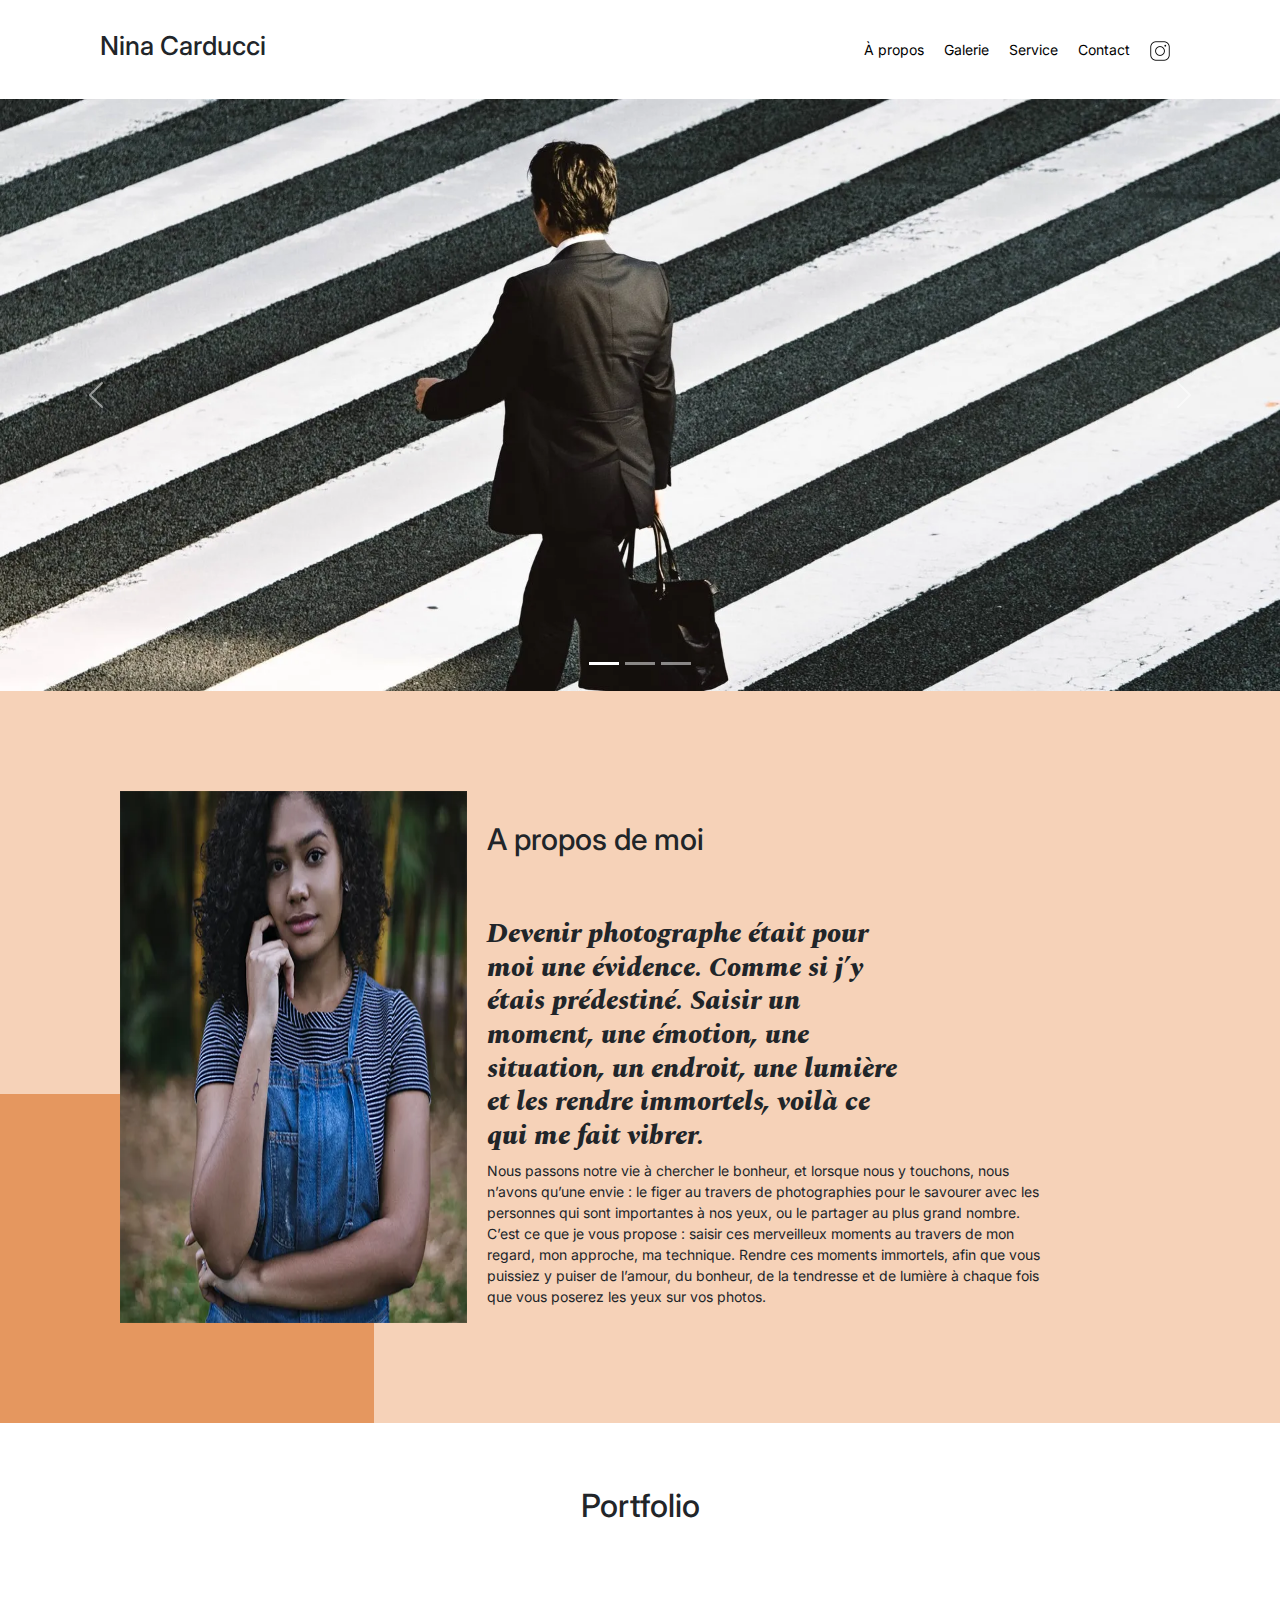
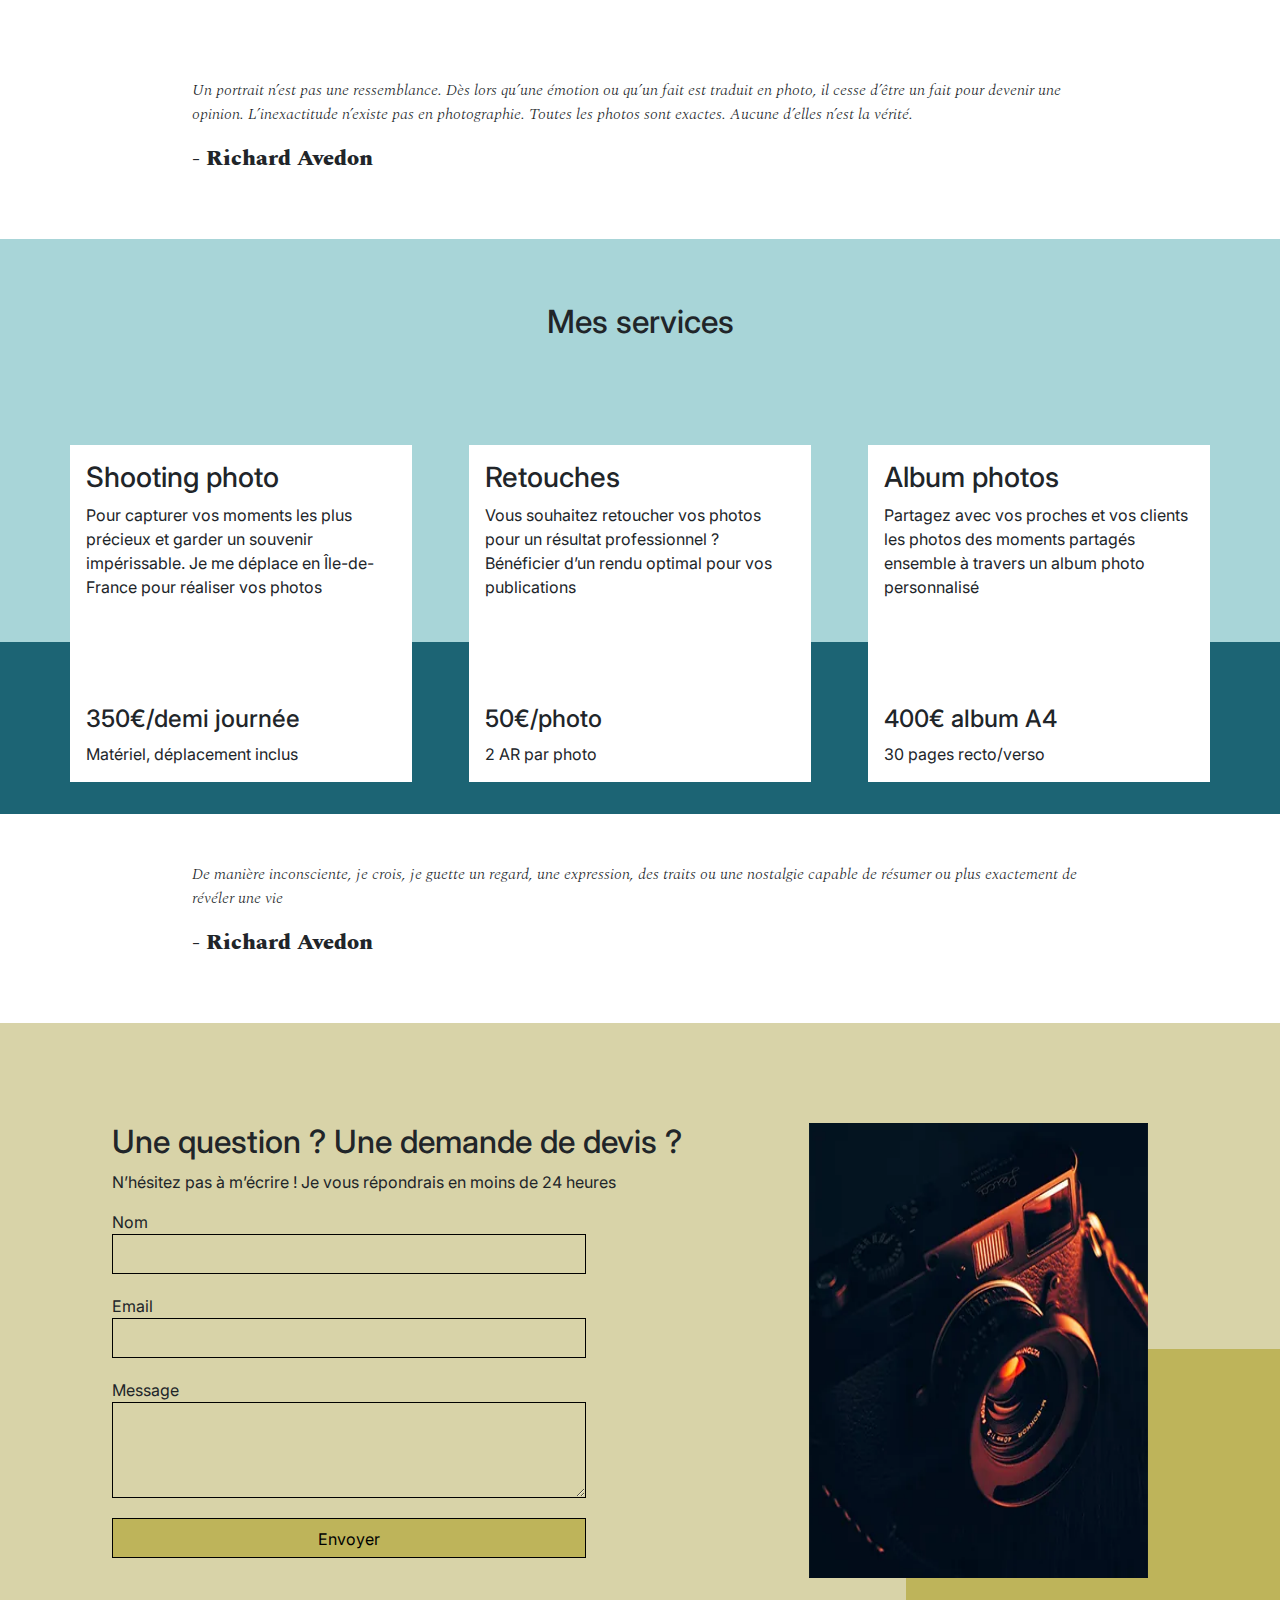
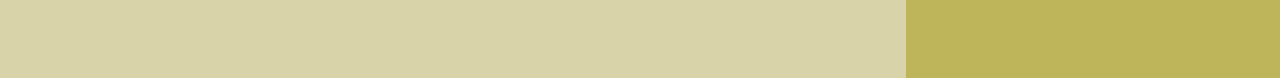
<file: index.html>
<!DOCTYPE html>
<html lang="fr">
<head>
	<title>Nina Carducci photographe</title>
	<link rel="stylesheet" href="./assets/bootstrap/bootstrap.min.css">
	<link rel="stylesheet" href="./assets/style.css">
	<link rel="preconnect" href="https://fonts.googleapis.com">
	<link rel="preconnect" href="https://fonts.gstatic.com" crossorigin>
	<link href="https://fonts.googleapis.com/css2?family=Inter&family=Spectral:ital,wght@0,400;1,300;1,400;1,800&display=swap" rel="stylesheet">
	<!-- Balises meta générales -->
	<meta charset="UTF-8">
	<meta name="viewport" content="width=device-width, initial-scale=1.0">
	<meta name="description" content="Découvrez l'univers captivant de la photographie par Nina Carducci, une photographe professionnelle basée à Bordeaux."/>	
	<meta name="author" content="Nina Carducci">
	<meta name="keywords" content="Nina Carducci, Photographe, photographie, professionnelle, Bordeaux, photographe mariage, photographe portrait, photographe concert">
	<!-- Balises meta Open graph facebook, Linkedin et Pinterest -->
	<meta property="og:title" content="Nina Carducci" />
	<meta property="og:url" content="https://ninacarducci.github.io" />
	<meta property="og:image" content="./assets/images/nina.webp" />
	<meta property="og:description" content="Découvrez l'univers captivant de la photographie par Nina Carducci, une photographe professionnelle basée à Bordeaux."/>
	<meta property="og:site_name" content="Nina Carducci" />
	<meta property="og:type" content="website" />
	<!-- Balises meta Twitter cards -->
	<meta name="twitter:card" content="summary_large_image" />
	<meta name="twitter:site" content="@ninacarducci">
	<meta name="twitter:title" content="Nina Carducci" />
	<meta name="twitter:description" content="Découvrez l'univers captivant de la photographie par Nina Carducci, une photographe professionnelle basée à Bordeaux."/>
	<meta name="twitter:image:src" content="./assets/images/nina.webp" />
	<!-- Scripts -->
	<script defer src="./assets/bootstrap/bootstrap.bundle.min.js"></script>
	<script src="https://code.jquery.com/jquery-3.4.1.min.js" integrity="sha256-CSXorXvZcTkaix6Yvo6HppcZGetbYMGWSFlBw8HfCJo=" crossorigin="anonymous"></script>
	<script defer src="./assets/maugallery.min.js"></script>
	<script src="./assets/scripts.js"></script>


	<script type='application/ld+json'>
		{
		  "@context": "http://www.schema.org",
		  "@type": "ProfessionalService",
		  "name": "Nina Carducci, photographe professionnelle à Bordeaux",
		  "url": "https://jksonknew.github.io/P9/",
		  "image": "https://jksonknew.github.io/P9/assets/images/nina.webp",
		  "description": "Découvrez l'univers captivant de la photographie par Nina Carducci, une photographe professionnelle basée à Bordeaux.",
		  "address": {
			 "@type": "PostalAddress",
			 "streetAddress": "68 avenue Alsace-Lorraine",
			 "addressLocality": "Bordeaux",
			 "postalCode": "33200",
			 "addressCountry": "France"
		  },  
		  "geo": {
			 "@type": "GeoCoordinates",
			 "latitude": "44.8466732",
			 "longitude": "-0.6065805"
		  },
		  "openingHoursSpecification": {
			"@type": "OpeningHoursSpecification",
			"dayOfWeek": [
				"lundi",
				"mardi",
				"mercredi",
				"jeudi",
				"vendredi"
			],
			"opens": "10:00",
			"closes": "19:00"
		   },
		    "priceRange" : "50€ - 400€",
			"telephone": "0556677889"
		}
	</script>

	
	
</head>
<body>
<div class="top-header">
	<h1 class="name">Nina Carducci</h1>
	<div class="nav">   
		<ul>
			<li><a href="#about">À propos</a></li>
			<li><a href="#gallery">Galerie</a></li>
			<li><a href="#services">Service</a></li>
			<li><a href="#contact">Contact</a></li>
			<li><a class="social-link" href="https://www.instagram.com/ninacarducci.photo/?hl=fr" target="_blank"><img src="assets/images/instagram.png" alt="instagram logo"></a></li>
		</ul>
	</div>
</div>
<div id="header">

	<div id="carouselExampleIndicators" class="carousel slide" data-bs-ride="carousel">
		<div class="carousel-indicators">
			<button type="button" data-bs-target="#carouselExampleIndicators" data-bs-slide-to="0" class="active" aria-current="true" aria-label="Slide 1"></button>
			<button type="button" data-bs-target="#carouselExampleIndicators" data-bs-slide-to="1" aria-label="Slide 2"></button>
			<button type="button" data-bs-target="#carouselExampleIndicators" data-bs-slide-to="2" aria-label="Slide 3"></button>
		</div>
		<div class="carousel-inner">
			<div class="carousel-item active">
				<img 
					srcset="./assets/images/slider/ryoji-iwata.webp 1920w" 
					sizes="100vw"
					src="./assets/images/slider/ryoji-iwata.webp" 
					width="1920"
					height="888"
					class="d-block w-100 h-auto"
					alt="Photographie d'un homme sur un passage piéton" />
			</div>
			<div class="carousel-item">
				<img 
					srcset="./assets/images/slider/nicholas-green.webp 1920w"
					sizes="100vw"
					src="./assets/images/slider/nicholas-green.webp" 
					width="1920"
					height="888"
					class="d-block w-100 h-auto" 
					alt="Photographie d'une foule de concert" />
			</div>
			<div class="carousel-item">
				<img 
					srcset="./assets/images/slider/edward-cisneros.webp 1920w"
					sizes="100vw"
					src="./assets/images/slider/edward-cisneros.webp" 
					width="1920"
					height="888"
					class="d-block w-100 h-auto" 
					alt="Photographie d'une danse de mariage" />
			</div>
		</div>
		<button class="carousel-control-prev" type="button" data-bs-target="#carouselExampleIndicators" data-bs-slide="prev">
			<span class="carousel-control-prev-icon" aria-hidden="true"></span>
			<span class="visually-hidden">Previous</span>
		</button>
		<button class="carousel-control-next" type="button" data-bs-target="#carouselExampleIndicators" data-bs-slide="next">
			<span class="carousel-control-next-icon" aria-hidden="true"></span>
			<span class="visually-hidden">Next</span>
		</button>
	</div>
</div>
<div id="about">
	<div class="picture left">
		<img src="./assets/images/nina.webp" alt="Portrait ninacarducci" width="100%" height="100%">
	</div>
	<div id="about-me">
		<h2 class="about-me__title">A propos de moi</h2>
		<h3 class="about-me__introduction">Devenir photographe était pour moi une évidence. Comme si j’y étais prédestiné. Saisir un moment, une émotion, une situation, un endroit, une lumière et les rendre immortels, voilà ce qui me fait vibrer.</h3>
		<p>Nous passons notre vie à chercher le bonheur, et lorsque nous y touchons, nous n’avons qu’une envie : le figer au travers de photographies pour le savourer avec les personnes qui sont importantes à nos yeux, ou le partager au plus grand nombre.
			C’est ce que je vous propose : saisir ces merveilleux moments au travers de mon regard, mon approche, ma technique. Rendre ces moments immortels, afin que vous puissiez y puiser de l’amour, du bonheur, de la tendresse et de lumière à chaque fois que vous poserez les yeux sur vos photos.</p>
	</div>
</div>
<div id="gallery">
	<h2 class="title">Portfolio</h2>
	<div class="container py-3">
		<div class="gallery" style="display: none">
			<img data-gallery-tag="Concert" class="gallery-item" src="./assets/images/gallery/concerts/aaron-paul-wnX-fXzB6Cw-unsplash.webp" alt="Salle de concert"/>
			<img data-gallery-tag="Entreprises" class="gallery-item" src="./assets/images/gallery/entreprise/ali-morshedlou-WMD64tMfc4k-unsplash.webp" alt="Portrait homme en costume"/>
			<img data-gallery-tag="Entreprises" class="gallery-item" src="./assets/images/gallery/entreprise/jason-goodman-tHO1_OuKbg0-unsplash.webp" alt="Femme dans un openspace"/>
			<img data-gallery-tag="Mariages" class="gallery-item" src="./assets/images/gallery/mariage/hannah-busing-RvF2R_qMpRk-unsplash.webp" alt="Deux mains qui se touchent"/>
			<img data-gallery-tag="Portrait" class="gallery-item" src="./assets/images/gallery/portraits/ade-tunji-rVkhWWZFAtQ-unsplash.webp" alt="Portrait homme"/>
			<img data-gallery-tag="Mariages" class="gallery-item" src="./assets/images/gallery/mariage/jakob-owens-SiniLJkXhMc-unsplash.webp" alt="Photo de mariage"/>
			<img data-gallery-tag="Portrait" class="gallery-item" src="./assets/images/gallery/portraits/nino-van-prattenburg--443cl1uR_8-unsplash.webp" alt="Portrait femme"/>
			<img data-gallery-tag="Concert" class="gallery-item" src="./assets/images/gallery/concerts/austin-neill-hgO1wFPXl3I-unsplash.webp" alt="Chanteur en concert"/>
			<img data-gallery-tag="Entreprises" class="gallery-item" src="./assets/images/gallery/entreprise/mateus-campos-felipe-Fsgzm8N0hIY-unsplash.webp" alt="Portrait femme au travail"/>
		</div>
	</div>
	<div class="quote">
		<figure>
			<blockquote>
				<p class="quote__text">Un portrait n’est pas une ressemblance. Dès lors qu’une émotion ou qu’un fait est traduit en photo, il cesse d’être un fait pour devenir une opinion. L’inexactitude n’existe pas en photographie. Toutes les photos sont exactes. Aucune d’elles n’est la vérité.</p>
			</blockquote>
			<figcaption class="quote__author">- Richard Avedon</figcaption>
		</figure>
	</div>
</div>
<div id="services">
	<h2 class="title">Mes services</h2>
	<div class="container">
		<div class="service">
			<div class="service__description">
				<h3>Shooting photo</h3>
				<p>Pour capturer vos moments les plus précieux et garder un souvenir impérissable. Je me déplace en Île-de-France pour réaliser vos photos</p>
			</div>
			<div class="service__price">
				<h4>350€/demi journée</h4>
				<span>Matériel, déplacement inclus</span>
			</div>

		</div>
		<div class="service">
			<div class="service__description">
				<h3>Retouches</h3>
				<p>Vous souhaitez retoucher vos photos pour un résultat professionnel ? Bénéficier d’un rendu optimal pour vos publications</p>
			</div>
			<div class="service__price">
				<h4>50€/photo</h4>
				<span>2 AR par photo</span>
			</div>
		</div>
		<div class="service">
			<div class="service__description">
				<h3>Album photos</h3>
				<p>Partagez avec vos proches et vos clients les photos des moments partagés ensemble à travers un album photo personnalisé</p>
			</div>
			<div class="service__price">
				<h4>400€ album A4</h4>
				<span>30 pages recto/verso</span>
			</div>
		</div>
	</div>
</div>
<div class="quote">
	<figure>
		<blockquote>
			<p class="quote__text">De manière inconsciente, je crois, je guette un regard, une expression, des traits ou une nostalgie capable de résumer ou plus exactement de révéler une vie</p>
		</blockquote>
		<figcaption class="quote__author">- Richard Avedon</figcaption>
	</figure>
</div>
<div id="contact">
	<div class="container">
		<div class="form-container">
			<h2>Une question ? Une demande de devis ?</h2>
			<p> N’hésitez pas à m’écrire ! Je vous répondrais en moins de 24 heures</p>
			<form action="" method="post">
				<label for="nom">Nom</label>
				<input type="text" name="nom" id="nom">
				<label for="email">Email</label>
				<input type="email" name="email" id="email">
				<label for="message">Message</label>
				<textarea name="message" id="message" cols="30" rows="10"></textarea>
				<input type="submit" value="Envoyer"/>
			</form>
		</div>
		<div class="picture right">
			<img src="./assets/images/camera.webp" alt="Appareil photo vintage" width="100%" height="100%">
		</div>
	</div>
</div>
</body>
</html>
</file>
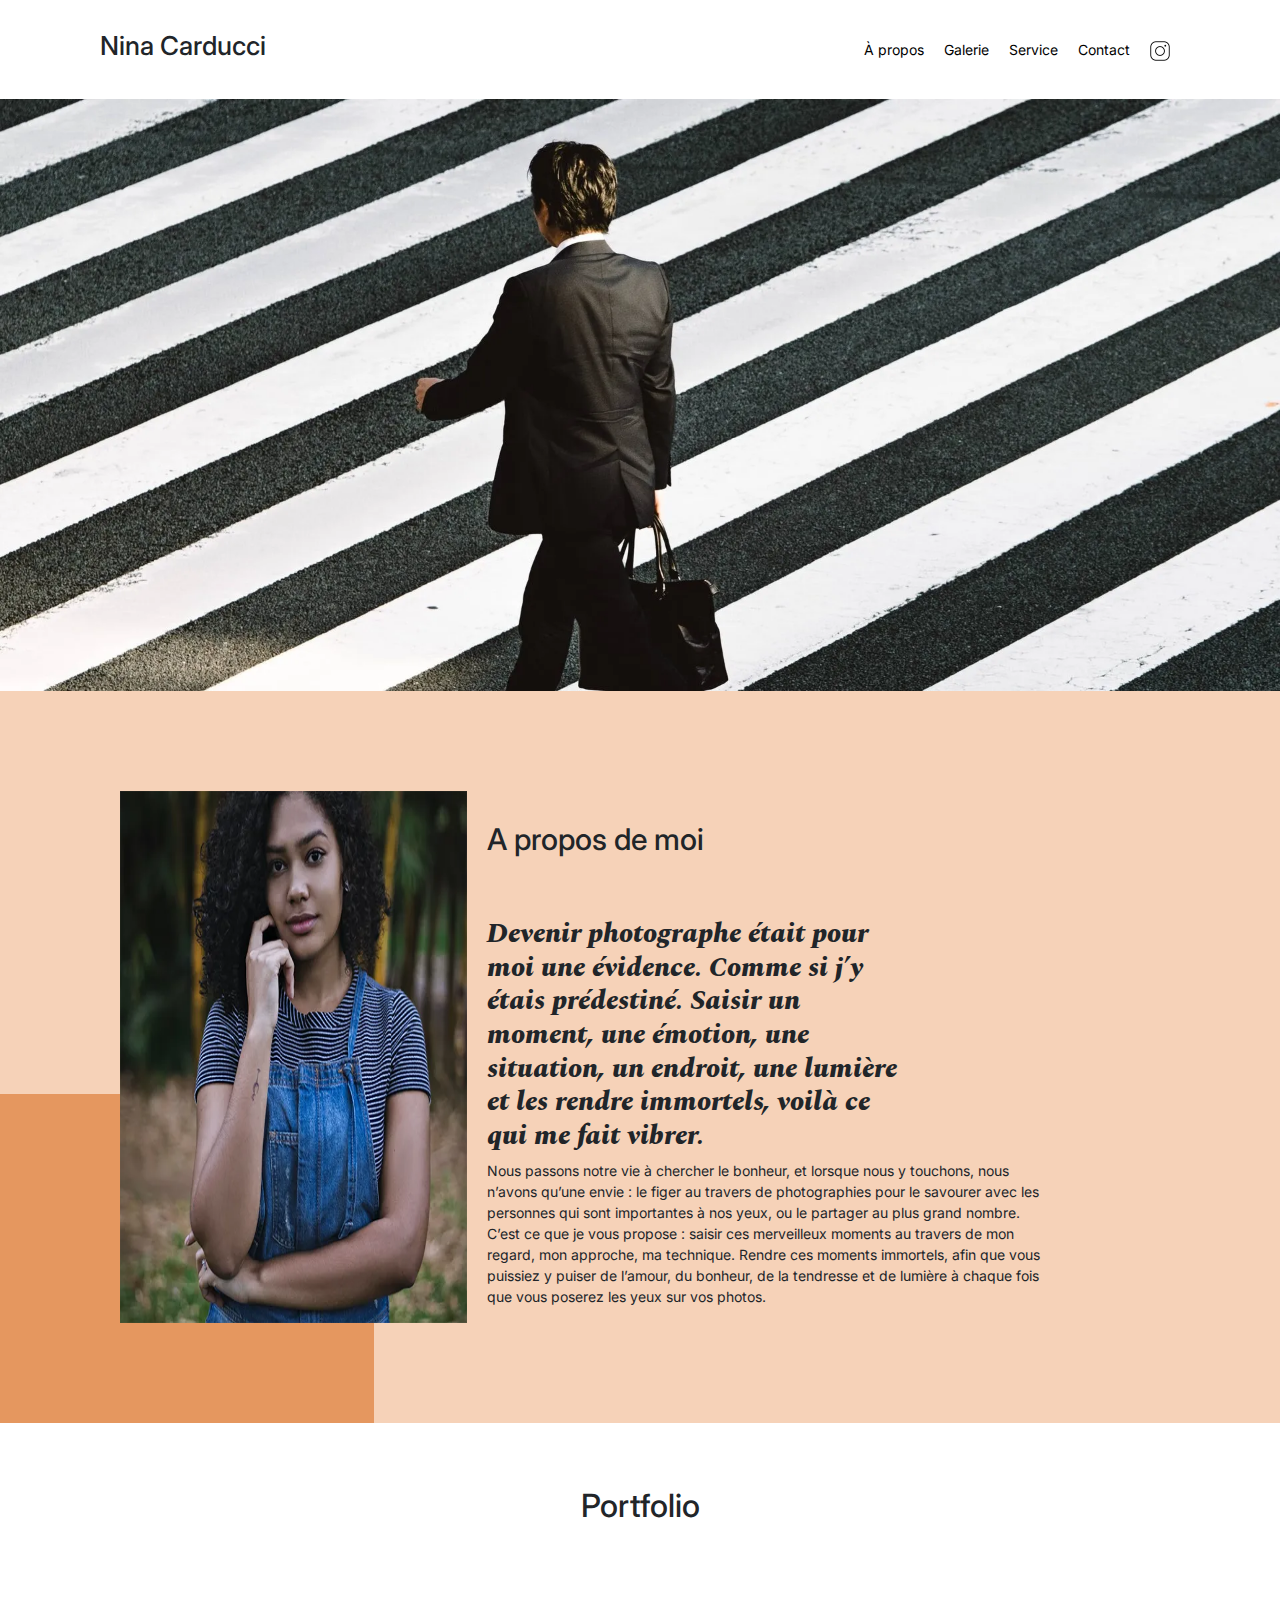
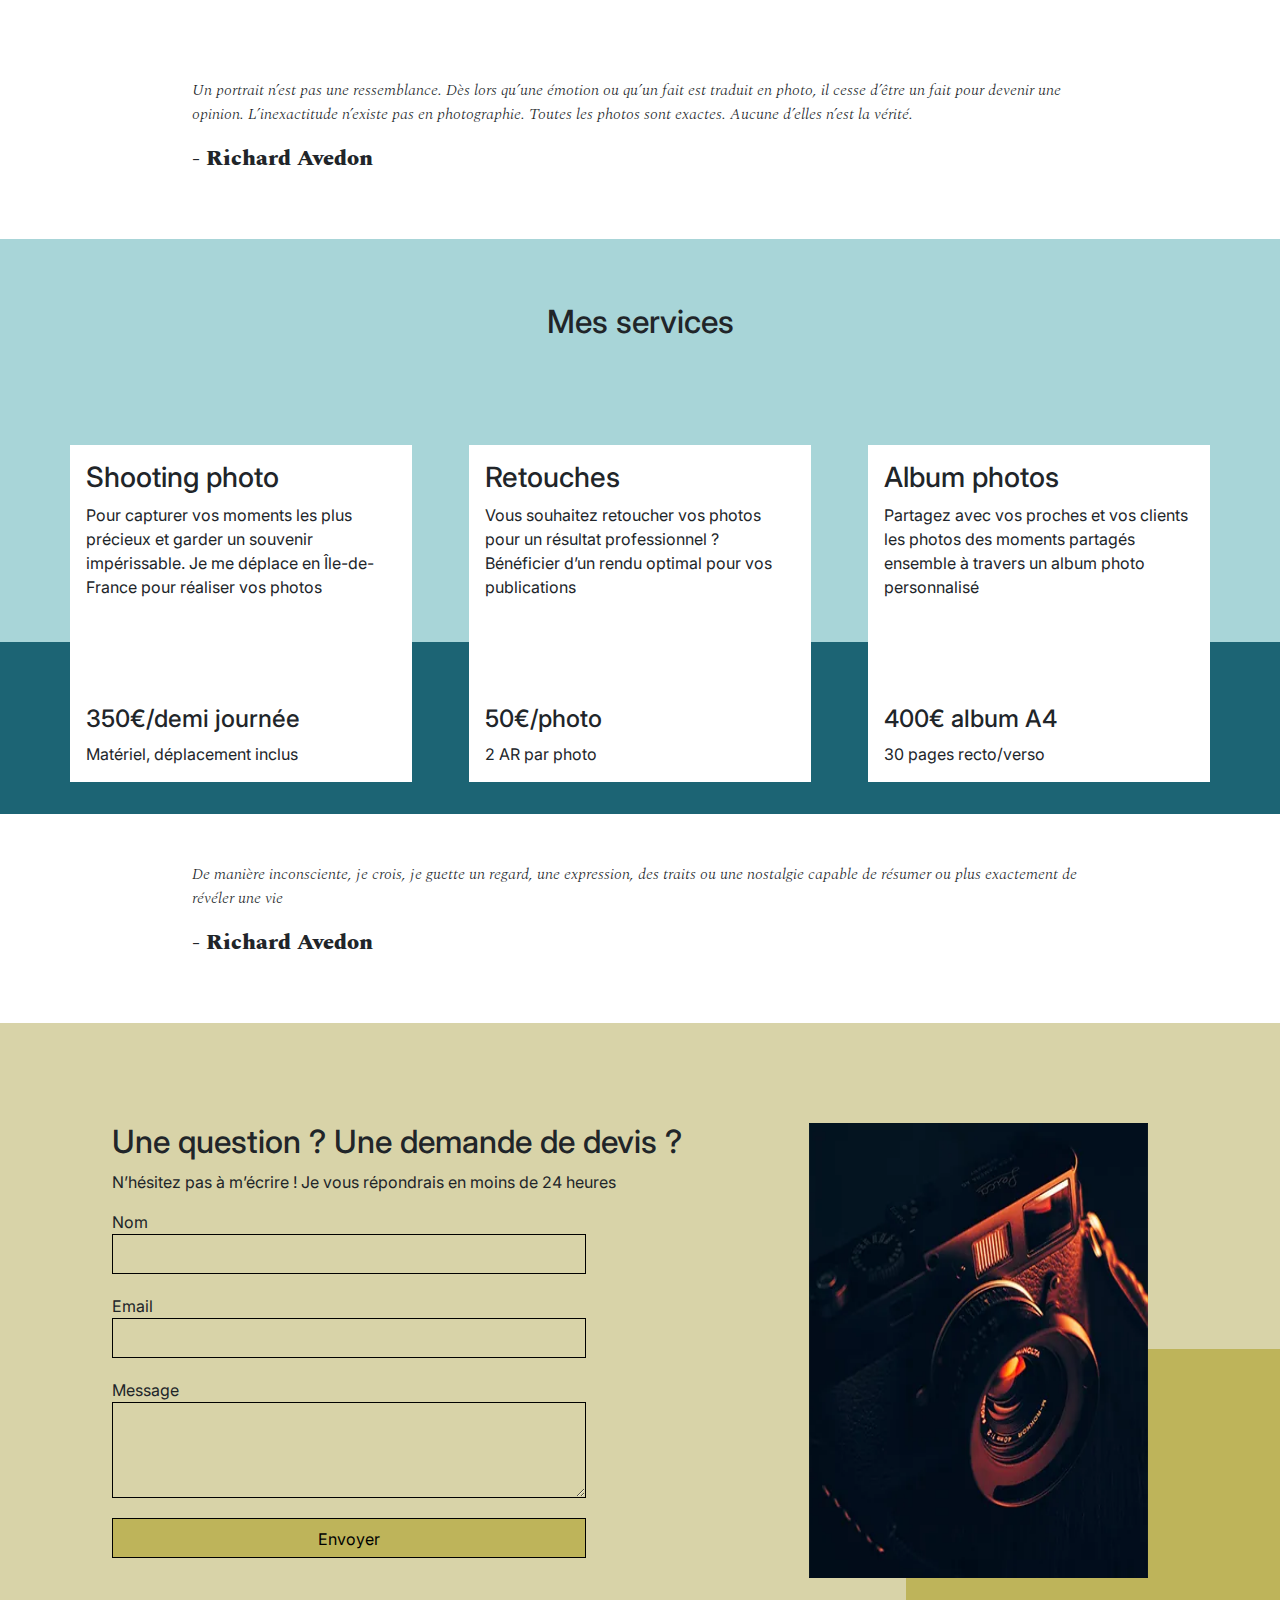
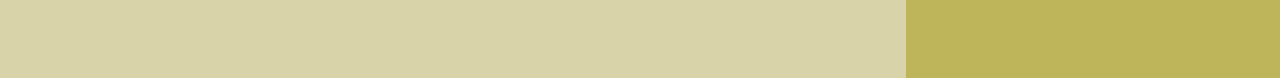
<file: index.min.html>
<!DOCTYPE html> <html lang="fr"> <head> <title>Nina Carducci photographe</title> <link rel="stylesheet" href="./assets/bootstrap/bootstrap.min.css"> <link rel="stylesheet" href="./assets/style.css"> <link rel="preconnect" href="https://fonts.googleapis.com"> <link rel="preconnect" href="https://fonts.gstatic.com" crossorigin> <link href="https://fonts.googleapis.com/css2?family=Inter&family=Spectral:ital,wght@0,400;1,300;1,400;1,800&display=swap" rel="stylesheet"> <meta charset="UTF-8"> <meta name="viewport" content="width=device-width,initial-scale=1"> <meta name="description" content="Découvrez l'univers captivant de la photographie par Nina Carducci, une photographe professionnelle basée à Bordeaux."> <meta name="author" content="Nina Carducci"> <meta name="keywords" content="Nina Carducci, Photographe, photographie, professionnelle, Bordeaux, photographe mariage, photographe portrait, photographe concert"> <meta property="og:title" content="Nina Carducci"> <meta property="og:url" content="https://ninacarducci.github.io"> <meta property="og:image" content="./assets/images/nina.webp"> <meta property="og:description" content="Découvrez l'univers captivant de la photographie par Nina Carducci, une photographe professionnelle basée à Bordeaux."> <meta property="og:site_name" content="Nina Carducci"> <meta property="og:type" content="website"> <meta name="twitter:card" content="summary_large_image"> <meta name="twitter:site" content="@ninacarducci"> <meta name="twitter:title" content="Nina Carducci"> <meta name="twitter:description" content="Découvrez l'univers captivant de la photographie par Nina Carducci, une photographe professionnelle basée à Bordeaux."> <meta name="twitter:image:src" content="./assets/images/nina.webp"> <script defer src="./assets/bootstrap/bootstrap.bundle.min.js"></script> <script src="https://code.jquery.com/jquery-3.4.1.min.js" integrity="sha256-CSXorXvZcTkaix6Yvo6HppcZGetbYMGWSFlBw8HfCJo=" crossorigin="anonymous"></script> <script defer src="./assets/maugallery.min.js"></script> <script src="./assets/scripts.js"></script> <script type="application/ld+json"> {
		  "@context": "http://www.schema.org",
		  "@type": "ProfessionalService",
		  "name": "Nina Carducci, photographe professionnelle à Bordeaux",
		  "url": "https://jksonknew.github.io/P9/",
		  "image": "https://jksonknew.github.io/P9/assets/images/nina.webp",
		  "description": "Découvrez l'univers captivant de la photographie par Nina Carducci, une photographe professionnelle basée à Bordeaux.",
		  "address": {
			 "@type": "PostalAddress",
			 "streetAddress": "68 avenue Alsace-Lorraine",
			 "addressLocality": "Bordeaux",
			 "postalCode": "33200",
			 "addressCountry": "France"
		  },  
		  "geo": {
			 "@type": "GeoCoordinates",
			 "latitude": "44.8466732",
			 "longitude": "-0.6065805"
		  },
		  "openingHoursSpecification": {
			"@type": "OpeningHoursSpecification",
			"dayOfWeek": [
				"lundi",
				"mardi",
				"mercredi",
				"jeudi",
				"vendredi"
			],
			"opens": "10:00",
			"closes": "19:00"
		   },
		    "priceRange" : "50€ - 400€",
			"telephone": "0556677889"
		} </script> </head> <body> <div class="top-header"> <h1 class="name">Nina Carducci</h1> <div class="nav"> <ul> <li><a href="#about">À propos</a></li> <li><a href="#gallery">Galerie</a></li> <li><a href="#services">Service</a></li> <li><a href="#contact">Contact</a></li> <li><a class="social-link" href="https://www.instagram.com/ninacarducci.photo/?hl=fr" target="_blank"><img src="assets/images/instagram.png" alt="instagram logo"></a></li> </ul> </div> </div> <div id="header"> <div id="carouselExampleIndicators" class="carousel slide" data-bs-ride="carousel"> <div class="carousel-indicators">    </div> <div class="carousel-inner"> <div class="carousel-item active"> <img srcset="./assets/images/slider/ryoji-iwata.webp 1920w" sizes="100vw" src="./assets/images/slider/ryoji-iwata.webp" width="1920" height="888" class="d-block w-100 h-auto" alt="Photographie d'un homme sur un passage piéton"> </div> <div class="carousel-item"> <img srcset="./assets/images/slider/nicholas-green.webp 1920w" sizes="100vw" src="./assets/images/slider/nicholas-green.webp" width="1920" height="888" class="d-block w-100 h-auto" alt="Photographie d'une foule de concert"> </div> <div class="carousel-item"> <img srcset="./assets/images/slider/edward-cisneros.webp 1920w" sizes="100vw" src="./assets/images/slider/edward-cisneros.webp" width="1920" height="888" class="d-block w-100 h-auto" alt="Photographie d'une danse de mariage"> </div> </div> <button class="carousel-control-prev" type="button" data-bs-target="#carouselExampleIndicators" data-bs-slide="prev">  <span class="visually-hidden">Previous</span> </button> <button class="carousel-control-next" type="button" data-bs-target="#carouselExampleIndicators" data-bs-slide="next">  <span class="visually-hidden">Next</span> </button> </div> </div> <div id="about"> <div class="picture left"> <img src="./assets/images/nina.webp" alt="Portrait ninacarducci" width="100%" height="100%"> </div> <div id="about-me"> <h2 class="about-me__title">A propos de moi</h2> <h3 class="about-me__introduction">Devenir photographe était pour moi une évidence. Comme si j’y étais prédestiné. Saisir un moment, une émotion, une situation, un endroit, une lumière et les rendre immortels, voilà ce qui me fait vibrer.</h3> <p>Nous passons notre vie à chercher le bonheur, et lorsque nous y touchons, nous n’avons qu’une envie : le figer au travers de photographies pour le savourer avec les personnes qui sont importantes à nos yeux, ou le partager au plus grand nombre. C’est ce que je vous propose : saisir ces merveilleux moments au travers de mon regard, mon approche, ma technique. Rendre ces moments immortels, afin que vous puissiez y puiser de l’amour, du bonheur, de la tendresse et de lumière à chaque fois que vous poserez les yeux sur vos photos.</p> </div> </div> <div id="gallery"> <h2 class="title">Portfolio</h2> <div class="container py-3"> <div class="gallery" style="display:none"> <img data-gallery-tag="Concert" class="gallery-item" src="./assets/images/gallery/concerts/aaron-paul-wnX-fXzB6Cw-unsplash.webp" alt="Salle de concert"> <img data-gallery-tag="Entreprises" class="gallery-item" src="./assets/images/gallery/entreprise/ali-morshedlou-WMD64tMfc4k-unsplash.webp" alt="Portrait homme en costume"> <img data-gallery-tag="Entreprises" class="gallery-item" src="./assets/images/gallery/entreprise/jason-goodman-tHO1_OuKbg0-unsplash.webp" alt="Femme dans un openspace"> <img data-gallery-tag="Mariages" class="gallery-item" src="./assets/images/gallery/mariage/hannah-busing-RvF2R_qMpRk-unsplash.webp" alt="Deux mains qui se touchent"> <img data-gallery-tag="Portrait" class="gallery-item" src="./assets/images/gallery/portraits/ade-tunji-rVkhWWZFAtQ-unsplash.webp" alt="Portrait homme"> <img data-gallery-tag="Mariages" class="gallery-item" src="./assets/images/gallery/mariage/jakob-owens-SiniLJkXhMc-unsplash.webp" alt="Photo de mariage"> <img data-gallery-tag="Portrait" class="gallery-item" src="./assets/images/gallery/portraits/nino-van-prattenburg--443cl1uR_8-unsplash.webp" alt="Portrait femme"> <img data-gallery-tag="Concert" class="gallery-item" src="./assets/images/gallery/concerts/austin-neill-hgO1wFPXl3I-unsplash.webp" alt="Chanteur en concert"> <img data-gallery-tag="Entreprises" class="gallery-item" src="./assets/images/gallery/entreprise/mateus-campos-felipe-Fsgzm8N0hIY-unsplash.webp" alt="Portrait femme au travail"> </div> </div> <div class="quote"> <figure> <blockquote> <p class="quote__text">Un portrait n’est pas une ressemblance. Dès lors qu’une émotion ou qu’un fait est traduit en photo, il cesse d’être un fait pour devenir une opinion. L’inexactitude n’existe pas en photographie. Toutes les photos sont exactes. Aucune d’elles n’est la vérité.</p> </blockquote> <figcaption class="quote__author">- Richard Avedon</figcaption> </figure> </div> </div> <div id="services"> <h2 class="title">Mes services</h2> <div class="container"> <div class="service"> <div class="service__description"> <h3>Shooting photo</h3> <p>Pour capturer vos moments les plus précieux et garder un souvenir impérissable. Je me déplace en Île-de-France pour réaliser vos photos</p> </div> <div class="service__price"> <h4>350€/demi journée</h4> <span>Matériel, déplacement inclus</span> </div> </div> <div class="service"> <div class="service__description"> <h3>Retouches</h3> <p>Vous souhaitez retoucher vos photos pour un résultat professionnel ? Bénéficier d’un rendu optimal pour vos publications</p> </div> <div class="service__price"> <h4>50€/photo</h4> <span>2 AR par photo</span> </div> </div> <div class="service"> <div class="service__description"> <h3>Album photos</h3> <p>Partagez avec vos proches et vos clients les photos des moments partagés ensemble à travers un album photo personnalisé</p> </div> <div class="service__price"> <h4>400€ album A4</h4> <span>30 pages recto/verso</span> </div> </div> </div> </div> <div class="quote"> <figure> <blockquote> <p class="quote__text">De manière inconsciente, je crois, je guette un regard, une expression, des traits ou une nostalgie capable de résumer ou plus exactement de révéler une vie</p> </blockquote> <figcaption class="quote__author">- Richard Avedon</figcaption> </figure> </div> <div id="contact"> <div class="container"> <div class="form-container"> <h2>Une question ? Une demande de devis ?</h2> <p> N’hésitez pas à m’écrire ! Je vous répondrais en moins de 24 heures</p> <form action="" method="post"> <label for="nom">Nom</label> <input name="nom" id="nom"> <label for="email">Email</label> <input type="email" name="email" id="email"> <label for="message">Message</label> <textarea name="message" id="message" cols="30" rows="10"></textarea> <input type="submit" value="Envoyer"> </form> </div> <div class="picture right"> <img src="./assets/images/camera.webp" alt="Appareil photo vintage" width="100%" height="100%"> </div> </div> </div>
</file>
<file: assets/style.css>
body {
	max-width: 1920px;
	margin: auto;
}
* {
	font-family: 'Inter';
	font-style: normal;
}
.top-header {
	background-color: white;
	position: sticky;
	top:0;
	z-index: 1000;
	display: flex;
	justify-content: space-between;
	padding-inline: 100px;
	padding-block: 30px;
	align-items: center;
}

.top-header .name {
	font-size: 26px;
}

.nav ul {
	display: flex;
	list-style-type: none;
	font-size: 14px;
	margin-bottom: 0;
}

.nav li {
	padding-inline: 10px;
}

.nav a {
	text-decoration: none;
	color: #000
}

.social-link img {
	width: 20px;
}

#about {
	display: flex;
	background-color: #F6D2B8;
	padding-inline: 100px;
	padding-block: 100px;
	position: relative;
}

.picture.left::before {
	content: ' ';
	background-color: #E5975F;
	width: 374px;
	height: 329px;
	position: absolute;
	bottom: 0;
	left: 0;
	z-index: -1;
}

.picture {
	flex: 1;
	margin: 0 20px;
	z-index: 0;
}

.picture img {
	width: 100%;

}
#about-me {
	flex: 2
}
.about-me__title {
	margin-top: 1em;
	margin-bottom: 60px;
	font-size: 30px;
}
.about-me__introduction {
	font-family: 'Spectral';
	font-weight: 800;
	font-style: italic;
	width: 60%;
}
#about-me p {
	width: 80%;
	font-size: 14px;
}

#gallery {
	/*	min-height: 100vh; */
}
.title{
	text-align: center;
	padding-block: 2em;
}
.gallery .nav {
	justify-content: center;
}
.nav-pills .nav-link.active, .nav-pills .show > .nav-link {
	color: #fff;
	background-color: #686337;
	border-radius:0 ;
}
.nav-pills .nav-link {
	color: #000
}
.item-column {
	position: relative;
	margin-bottom: 0 !important;
	padding: 0;
}
.item-column::after{
	content: "";
	display: block;
	padding-bottom: 100%;

}
.gallery-item {
	position: absolute;
	width: 100%;
	height: 100%;
	object-fit: cover;
	padding: .5em;
}
.mg-prev, .mg-next {
	width: 30px;
	height: 30px;
	border-radius: 00%;
	justify-content: center;
	align-items: center;
	display: flex;
	font-size: 24px;
}

.quote {
	font-family: 'Spectral';
	font-style: italic;
	width: 70%;
	margin: auto;
	padding-block: 3em;
}
.quote__text {
	font-family: Spectral;
	font-style: italic;
	font-weight: 300;

}
.quote__author {
	font-family: Spectral;
	font-weight: 800;
	font-size: 22px;
}

#services {
	margin: auto;
	background-color: #A8D5D8 ;
	position: relative;
}
#services .container::before{
	content: ' ';
	background-color: #1C6474;
	position: absolute;
	width: 100%;
	height: 30%;
	bottom: 0;
	left: 0;
	z-index: 0;
}

#services .container {
	justify-content: space-between;
	display: flex;
	padding : 2em 0;

}

.service {
	background-color: white;
	max-width: 390px;
	width: 30%;
	height: 337px;
	padding: 1em;
	display: flex;
	flex-direction: column;
	justify-content: space-between;
	z-index: 1;
}

#contact {
	margin: auto;
	background-color: #D8D3A8 ;
	position: relative;
	padding-inline: 100px;
	padding-block: 100px;
}

#contact .container {
	display: flex;
}
.picture.right::before {
	content: ' ';
	background-color: #BEB45A;
	width: 374px;
	height: 329px;
	position: absolute;
	bottom: 0;
	right: 0;
	z-index: -1;
}
.form-container {
	flex : 2;

}
form {
	display: flex;
	flex-direction: column;
	width: 70%;
	align-items: flex-start;
}

form input {
	width: 100%;
	background-color: transparent;
	border: solid 1px;
	height: 2.5em;
	margin-bottom: 20px;
}

form textarea {
	width: 100%;
	background-color: transparent;
	border: solid 1px;
	height: 5em;
	line-height: 2.5em;
	font-size: 1.2em;
	margin-bottom: 20px;
}
input[type="submit"] {
	background-color: #BEB45A;
	padding: .5em 1em
}

@media all and (max-width: 1180px) {
	.picture {
		flex : 2;
	}
	#about, #contact .container {
		align-items: center;
	}
	.about-me__title {
		margin-top: 0;
		margin-bottom: 1em;
	}
	#about-me h6, #about-me p {
		width: 100%;
	}
}

@media all and (max-width: 1000px) {
	#about{
		flex-direction: column;

	}
	.picture {
		width: 50%;
	}
	.picture.left::before {
		width: 100%;
		height: 30%;
		position: absolute;
		bottom: auto;
		top: 0;
		left: 0;
		z-index: -1;
	}
	.about-me__title{
		text-align: center;
		margin-top: 1em;
	}
	#services .container {
		flex-direction: column;
	}
	.service {
		width: 100%;
		max-width: 100%;
		height: auto;
		margin: 2em 0
	}
	.service__description{
		margin-bottom: 1em;
	}

	#services .container::before{
		width: 30%;
		height: 100%;
		bottom: 0;
		right: 0;
		left: auto;
		z-index: 0;
	}

	#contact .container {
		flex-direction: column;
	}
	#contact .picture.right {
		margin-top: 1em;
	}
	.picture.right::before {
		width: 100%;
		height: 30%;
		position: absolute;
		bottom: 0;
		right: 0;
		z-index: -1;
	}
}

@media all and (max-width: 650px) {
	.top-header {
		flex-direction: column;
		padding-inline: 0;
	}
	.top-header .nav, .top-header .nav ul {
		width: 100%;
		padding: 0 0 0 0;
	}
	.top-header .nav li {
		flex: 1;
		padding-block: 1em;
		text-align: center;
	}
	.picture.left::before, .picture.right::before {
		height: 150px;
	}
	#services .container {
		align-items: center;
	}
	.service {
		max-width: 90%;
	}
	#about, #contact {
		padding-inline: 2em;
		padding-block: 2em;
	}
	form {
		width: 100%;
	}
	.picture {
		width: 80%;
	}
}
</file>
